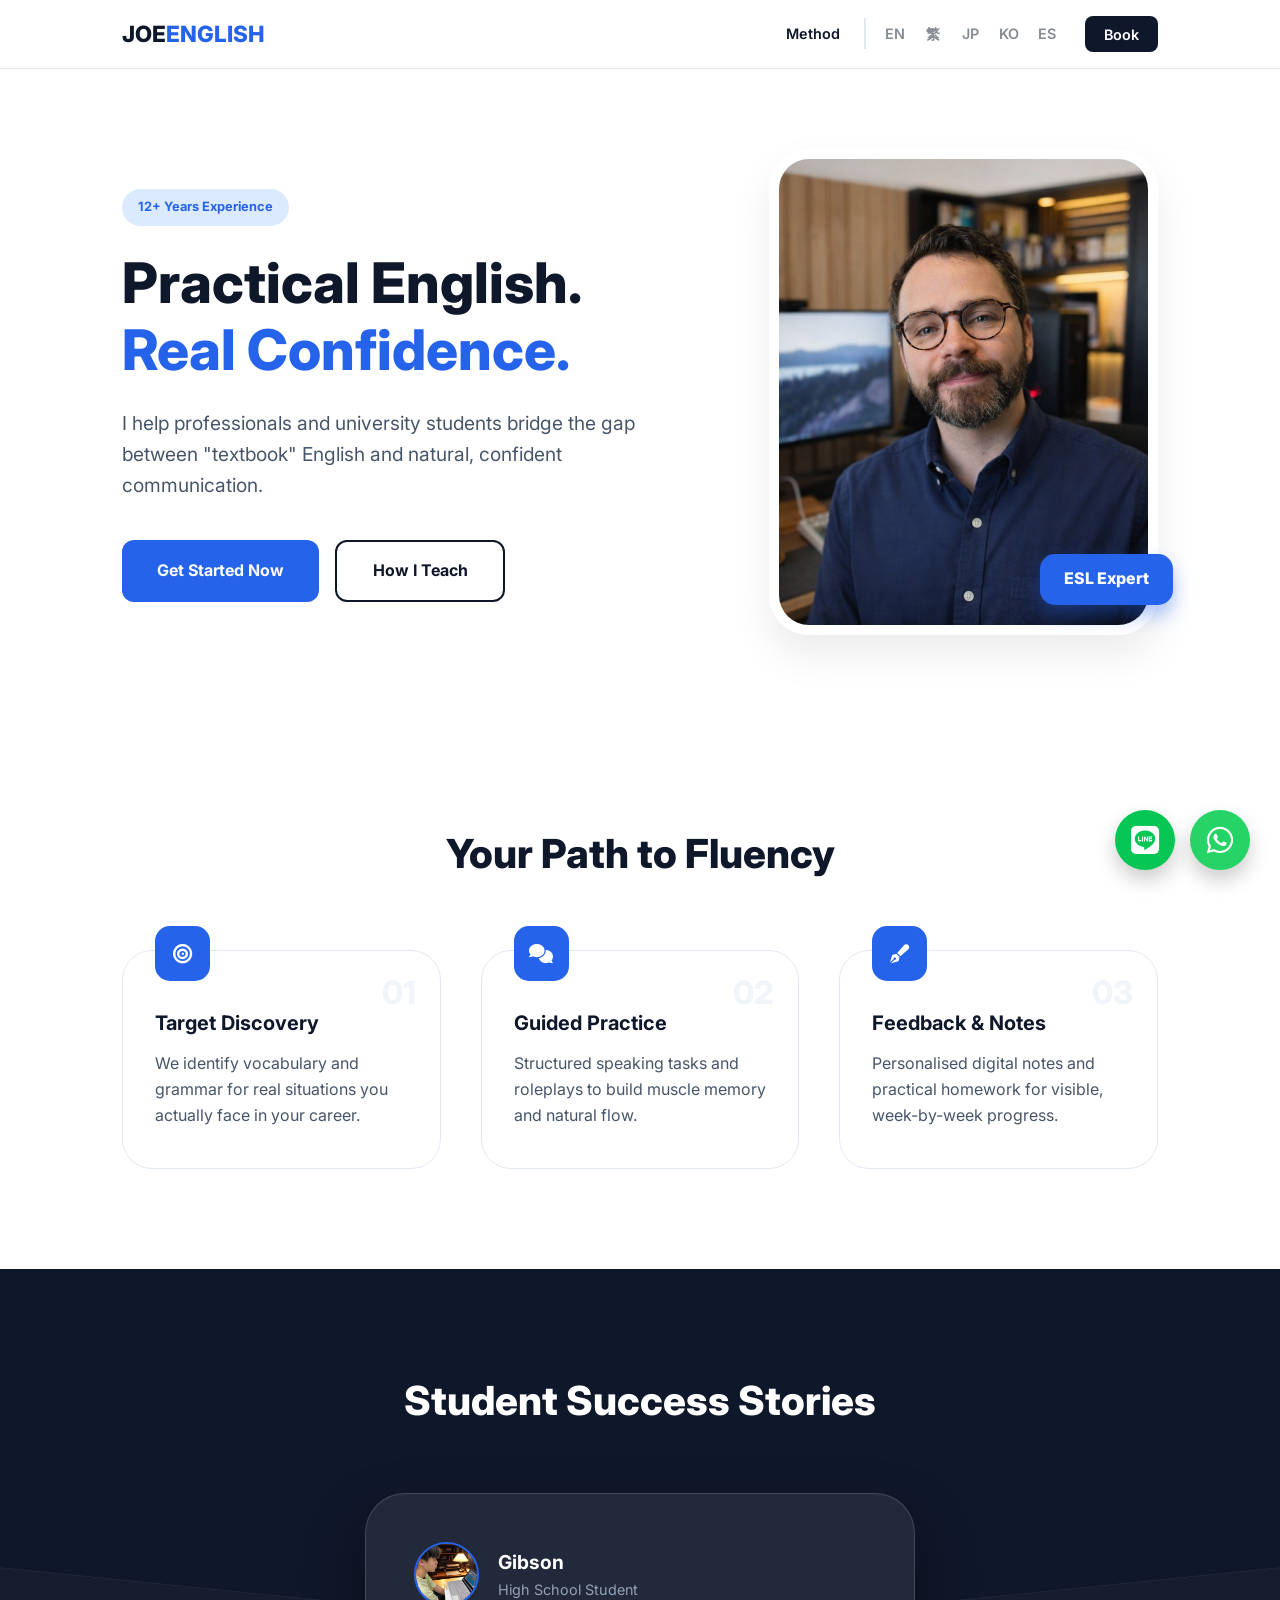
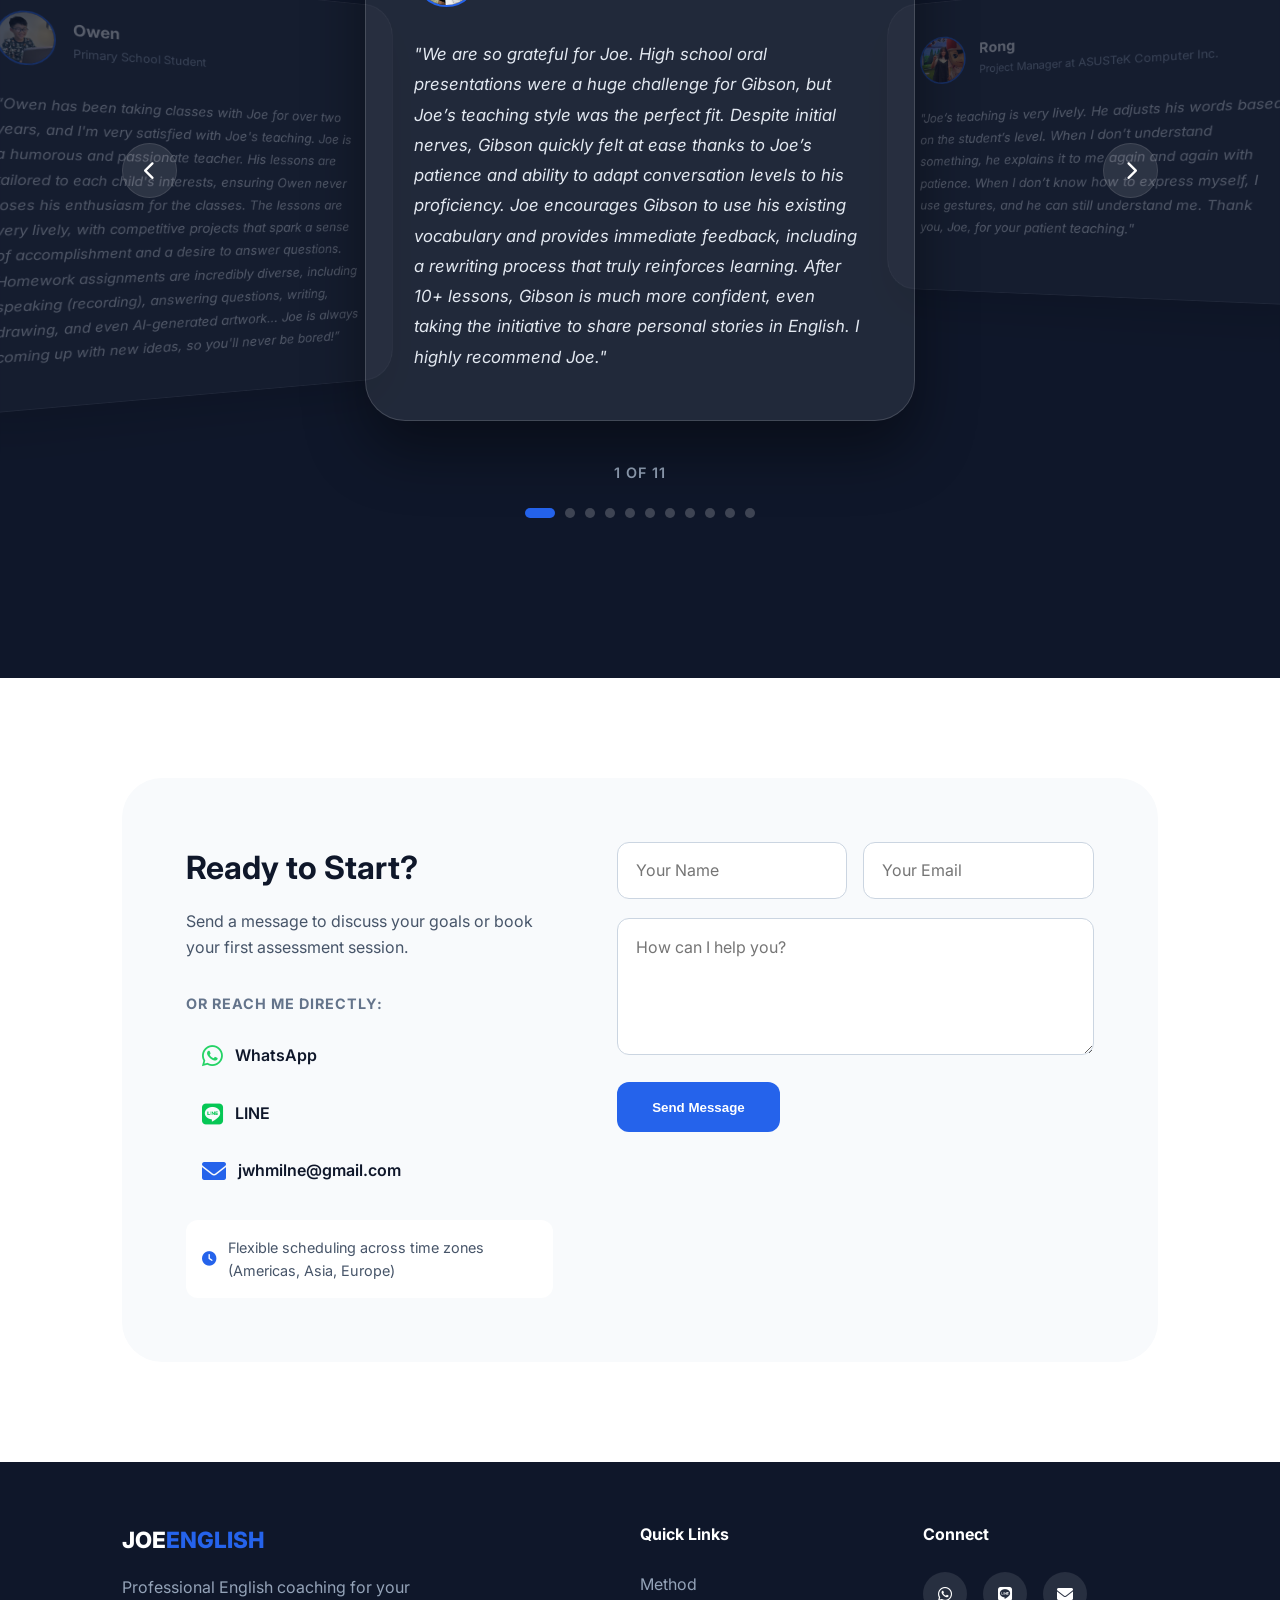
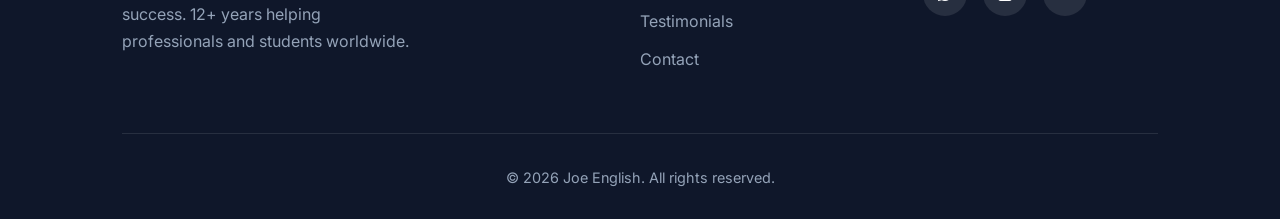
<file: index.html>
<!DOCTYPE html>
<html lang="en">
<head>
    <meta charset="UTF-8">
    <meta name="viewport" content="width=device-width, initial-scale=1.0">
    <title>Joe English | Professional English Coaching - 12+ Years Experience</title>
    
    <!-- SEO Meta Tags -->
    <meta name="description" content="Professional English coaching with 12+ years experience. Bridge the gap between textbook English and natural, confident communication. Online lessons for professionals and students worldwide.">
    <meta name="keywords" content="English teacher, ESL, online English lessons, professional English coaching, business English, English tutor, learn English online">
    <meta name="author" content="Joe English">
    <meta name="robots" content="index, follow">
    
    <!-- Open Graph / Facebook -->
    <meta property="og:type" content="website">
    <meta property="og:title" content="Joe English | Professional English Coaching">
    <meta property="og:description" content="Practical English. Real Confidence. 12+ years helping professionals and students communicate naturally.">
    <meta property="og:image" content="assets/images/joe-profile2.jpg">
    
    <!-- Twitter -->
    <meta name="twitter:card" content="summary_large_image">
    <meta name="twitter:title" content="Joe English | Professional English Coaching">
    <meta name="twitter:description" content="Practical English. Real Confidence. 12+ years helping professionals and students communicate naturally.">
    <meta name="twitter:image" content="assets/images/joe-profile2.jpg">
    
    <!-- Preconnect for Performance -->
    <link rel="preconnect" href="https://fonts.googleapis.com">
    <link rel="preconnect" href="https://fonts.gstatic.com" crossorigin>
    
    <!-- Fonts & Styles -->
    <link href="https://fonts.googleapis.com/css2?family=Inter:wght@300;400;600;800&display=swap" rel="stylesheet">
    <link rel="stylesheet" href="https://cdnjs.cloudflare.com/ajax/libs/animate.css/4.1.1/animate.min.css"/>
    <link rel="stylesheet" href="https://cdnjs.cloudflare.com/ajax/libs/font-awesome/6.0.0/css/all.min.css">
    <link rel="stylesheet" href="style.css">
    
    <!-- Schema.org Structured Data -->
    <script type="application/ld+json">
    {
        "@context": "https://schema.org",
        "@type": "EducationalOrganization",
        "name": "Joe English",
        "description": "Professional English coaching with 12+ years experience. Personalized online lessons for professionals and students worldwide.",
        "url": "https://joeenglish.com",
        "sameAs": [
            "https://wa.me/+51940780086",
            "https://line.me/ti/p/~jwhmilne"
        ],
        "contactPoint": {
            "@type": "ContactPoint",
            "telephone": "+51-940-780-086",
            "contactType": "customer service",
            "availableLanguage": ["English", "Spanish", "Chinese", "Japanese", "Korean"]
        },
        "areaServed": "Worldwide",
        "serviceType": "Online English Coaching"
    }
    </script>
</head>
<body>
    <!-- Skip Link for Accessibility -->
    <a href="#main-content" class="skip-link">Skip to main content</a>

    <nav class="navbar" role="navigation" aria-label="Main navigation">
    <div class="container nav-flex">
        <a href="#" class="logo" aria-label="Joe English - Home">JOE<span>ENGLISH</span></a>
        
        <!-- Hamburger Menu Button (Mobile) -->
        <button class="hamburger-btn" id="hamburgerBtn" aria-label="Toggle navigation menu" aria-expanded="false">
            <span class="hamburger-line"></span>
            <span class="hamburger-line"></span>
            <span class="hamburger-line"></span>
        </button>
        
        <div class="nav-menu" id="navMenu">
            <ul class="nav-links">
                <li><a href="#method">Method</a></li>
                <li class="lang-switcher" aria-label="Language selector">
                    <a href="javascript:void(0)" onclick="doGTranslate('en')" aria-label="English">EN</a>
                    <a href="javascript:void(0)" onclick="doGTranslate('zh-TW')" aria-label="Traditional Chinese">繁</a>
                    <a href="javascript:void(0)" onclick="doGTranslate('ja')" aria-label="Japanese">JP</a>
                    <a href="javascript:void(0)" onclick="doGTranslate('ko')" aria-label="Korean">KO</a>
                    <a href="javascript:void(0)" onclick="doGTranslate('es')" aria-label="Spanish">ES</a>
                </li>
                <li><a href="#contact" class="nav-cta">Book</a></li>
            </ul>
        </div>
    </div>
</nav>

    <header class="hero" id="main-content">
        <div class="container hero-grid">
            <div class="hero-content animate__animated animate__fadeInLeft">
                <span class="badge">12+ Years Experience</span>
                <h1>Practical English. <br><span class="accent">Real Confidence.</span></h1>
                <p class="hero-description">I help professionals and university students bridge the gap between "textbook" English and natural, confident communication.</p>
                <div class="hero-btns">
                    <a href="#contact" class="btn-main pulse">Get Started Now</a>
                    <a href="#method" class="btn-outline">How I Teach</a>
                </div>
            </div>
            <div class="hero-image animate__animated animate__fadeInRight">
                <div class="image-frame">
                    <div class="hero-img-wrapper">
                        <img src="assets/images/joe-profile2.jpg" alt="Joe - Professional English Teacher with 12+ years experience" loading="lazy" decoding="async">
                    </div>
                    <div class="floating-badge">ESL Expert</div>
                </div>
            </div>
        </div>
    </header>

    <section id="method" class="section">
        <div class="container">
            <h2 class="section-title">Your Path to Fluency</h2>
            <div class="method-grid">
                <div class="method-card">
                    <div class="method-icon" aria-hidden="true"><i class="fas fa-bullseye"></i></div>
                    <div class="step-num" aria-hidden="true">01</div>
                    <h3>Target Discovery</h3>
                    <p>We identify vocabulary and grammar for real situations you actually face in your career.</p>
                </div>
                <div class="method-card">
                    <div class="method-icon" aria-hidden="true"><i class="fas fa-comments"></i></div>
                    <div class="step-num" aria-hidden="true">02</div>
                    <h3>Guided Practice</h3>
                    <p>Structured speaking tasks and roleplays to build muscle memory and natural flow.</p>
                </div>
                <div class="method-card">
                    <div class="method-icon" aria-hidden="true"><i class="fas fa-pen-fancy"></i></div>
                    <div class="step-num" aria-hidden="true">03</div>
                    <h3>Feedback & Notes</h3>
                    <p>Personalised digital notes and practical homework for visible, week-by-week progress.</p>
                </div>
            </div>
        </div>
    </section>

    <section class="testimonials-orbit" id="testimonials">
        <div class="container">
            <h2 class="section-title" style="color: white; margin-bottom: 60px;">Student Success Stories</h2>
            
            <div class="orbit-container" id="orbitContainer" role="region" aria-label="Student testimonials carousel">
                <button id="orbitPrev" class="orbit-btn side-btn prev" aria-label="Previous testimonial"><i class="fas fa-chevron-left" aria-hidden="true"></i></button>
                <button id="orbitNext" class="orbit-btn side-btn next" aria-label="Next testimonial"><i class="fas fa-chevron-right" aria-hidden="true"></i></button>

                <div class="orbit-track" id="orbitTrack">

                    <div class="t-item">
                        <div class="t-card">
                            <div class="t-header">
                                <img src="assets/images/gibson-testimonial.jpg" alt="Gibson" class="t-avatar">
                                <div class="t-meta"><span>Gibson</span><small>High School Student</small></div>
                            </div>
                            <p class="t-text">"We are so grateful for Joe. High school oral presentations were a huge challenge for Gibson, but Joe’s teaching style was the perfect fit. Despite initial nerves, Gibson quickly felt at ease thanks to Joe’s patience and ability to adapt conversation levels to his proficiency. Joe encourages Gibson to use his existing vocabulary and provides immediate feedback, including a rewriting process that truly reinforces learning. After 10+ lessons, Gibson is much more confident, even taking the initiative to share personal stories in English. I highly recommend Joe."</p>
                        </div>
                    </div>

                    <div class="t-item">
                        <div class="t-card">
                            <div class="t-header">
                                <img src="assets/images/rong-testimonial.jpg" alt="Rong" class="t-avatar">
                                <div class="t-meta"><span>Rong</span><small>Project Manager at ASUSTeK Computer Inc.</small></div>
                            </div>
                            <p class="t-text">"Joe’s teaching is very lively. He adjusts his words based on the student’s level. When I don’t understand something, he explains it to me again and again with patience. When I don’t know how to express myself, I use gestures, and he can still understand me. Thank you, Joe, for your patient teaching."</p>
                        </div>
                    </div>

                    <div class="t-item">
                        <div class="t-card">
                            <div class="t-header">
                                <img src="assets/images/cherie-testimonial.jpg" alt="Cherie" class="t-avatar">
                                <div class="t-meta"><span>Cherie</span><small>Financial Controller at TW TMS Maersk Contract Logistics & Mum</small></div>
                            </div>
                            <p class="t-text">"I work in finance for a foreign company and use English regularly at work. Joe is a very dedicated and thoughtful teacher who always corrects my mistakes and helps me improve. My listening and speaking used to be my weak points, but now I can even understand English without subtitles. As a mother of a three-year-old, being able to take classes after 11 p.m. Taiwan time is very important to me, and Joe's flexible schedule makes this possible. Before an overseas business trip, he even gave me intensive practice on commonly used meeting expressions, which was incredibly helpful. If you're looking for a professional teacher whose methods actually bridge the gap between textbook learning and the real world, Joe is the one."</p>
                        </div>
                    </div>

                    <div class="t-item">
                        <div class="t-card">
                            <div class="t-header">
                                <img src="assets/images/arella-testimonial.jpg" alt="Arella" class="t-avatar">
                                <div class="t-meta"><span>Arella</span><small>Finance Manager at Fineforming Precision Metals Co., Ltd. & Mum</small></div>
                            </div>
                            <p class="t-text">"Joe is a fantastic teacher. When I first joined his class, he made me feel like an old friend immediately. I am deeply impressed by his enthusiasm and humor; he is always patient and encourages his students in all areas of life. He is incredibly generous with his time outside of class to help us practice our English. I especially enjoy his teaching style and his British accent. He is one of the most admirable people I have ever met."</p>
                        </div>
                    </div>

                    <div class="t-item">
                        <div class="t-card">
                            <div class="t-header">
                                <img src="assets/images/alfredo-testimonial.jpg" alt="Alfredo" class="t-avatar">
                                <div class="t-meta"><span>Alfredo</span><small>Software Engineer & Dad</small></div>
                            </div>
                            <p class="t-text">"I’m really proud to have an amazing teacher like Joe. Since I started my journey to learn and improve my English where I had different English teachers I haven’t found a good one yet until I met Joe. I had the opportunity to have some classes with him where I felt confident because his methodology help me to feel confidence and comfortable and our classes it was like a good friend’s conversation because he’s a great sense of humor and helps in every aspect or detail that you want to say or transmit in your sentences. Since the first class he focuses to help you to achieve your goals."</p>
                        </div>
                    </div>

                    <div class="t-item">
                        <div class="t-card">
                            <div class="t-header">
                                <img src="assets/images/michelle-testimonial.jpg" alt="Michelle" class="t-avatar">
                                <div class="t-meta"><span>Michelle</span><small>Retired Businesswoman & Mum</small></div>
                            </div>
                            <p class="t-text">"I'm very happy to learn English from Joe. I like his English pronunciation and his teaching style very much. He gave me a lot of help when it came to improving my English. He always makes learning intriguing for students. His classes are never dull or boring. Joe's patience and enthusiasm attracted me to continue to learn from him."</p>
                        </div>
                    </div>

                    <div class="t-item">
                        <div class="t-card">
                            <div class="t-header">
                                <img src="assets/images/emily-testimonial.jpg" alt="Emily" class="t-avatar">
                                <div class="t-meta"><span>Emily</span><small>General Manager at Beijing Zeyuan Investment Co., Ltd. & Mum</small></div>
                            </div>
                            <p class="t-text">"Joe is a very experienced English teacher who selects appropriate courses based on students' English levels. In China, I learned English in a way that left me speechless, without an English-speaking environment. I couldn't even have a simple conversation and was too timid to speak English. I believe many of you are like me. Joe encourages me and patiently teaches me pronunciation. Even though I'm in China, taking Joe's online English classes provides an English-speaking environment, and I've started to love English."</p>
                        </div>
                    </div>

                    <div class="t-item">
                        <div class="t-card">
                            <div class="t-header">
                                <img src="assets/images/angel-testimonial.jpg" alt="Angel" class="t-avatar">
                                <div class="t-meta"><span>Angel</span><small>Owner at Chic Beaute Nails Paris</small></div>
                            </div>
                            <p class="t-text">“I am very happy to be Joe's student. The teacher is sometimes very humorous in class, and sometimes very strict. He will patiently guide students to learn and think about problems. The teacher's lectures are organized and focused. The explanation of the key knowledge is very clear and easy to understand, which makes it easy for students to understand the knowledge. The passion of the teacher during the lecture will infect us, and the classroom atmosphere is very good. It made my English improve very quickly.”</p>
                        </div>
                    </div>

                    <div class="t-item">
                        <div class="t-card">
                            <div class="t-header">
                                <img src="assets/images/flavia-testimonial.jpg" alt="Flavia" class="t-avatar">
                                <div class="t-meta"><span>Flavia</span><small>Teacher</small></div>
                            </div>
                            <p class="t-text">“He's patient, encouraging and he made me feel like I could easily achieve my goals. He believes in his students’ abilities, that is a major confidence booster for anyone! He helps with any fears you may have, and provides a safe environment to practice the language. He's clear in his explanations and gives you many examples so you can understand better. Plus, his lessons are always fun and absorbing, so you can learn in a playful way as well. He’s an excellent teacher, and most importantly, a great person to learn from.”</p>
                        </div>
                    </div>

                    <div class="t-item">
                        <div class="t-card">
                            <div class="t-header">
                                <img src="assets/images/madya-testimonial.jpg" alt="Madya" class="t-avatar">
                                <div class="t-meta"><span>Madya</span><small>University Student</small></div>
                            </div>
                            <p class="t-text">“He's patient, encouraging and he made me feel like I could easily achieve my goals. He believes in his students’ abilities, that is a major confidence booster for anyone! He helps with any fears you may have, and provides a safe environment to practice the language. He's clear in his explanations and gives you many examples so you can understand better. Plus, his lessons are always fun and absorbing, so you can learn in a playful way as well. He’s an excellent teacher, and most importantly, a great person to learn from.”</p>
                        </div>
                    </div>

                    <div class="t-item">
                        <div class="t-card">
                            <div class="t-header">
                                <img src="assets/images/owen-testimonial.jpg" alt="Owen" class="t-avatar">
                                <div class="t-meta"><span>Owen</span><small>Primary School Student</small></div>
                            </div>
                            <p class="t-text">“Owen has been taking classes with Joe for over two years, and I'm very satisfied with Joe's teaching. Joe is a humorous and passionate teacher. His lessons are tailored to each child's interests, ensuring Owen never loses his enthusiasm for the classes. The lessons are very lively, with competitive projects that spark a sense of accomplishment and a desire to answer questions. Homework assignments are incredibly diverse, including speaking (recording), answering questions, writing, drawing, and even AI-generated artwork... Joe is always coming up with new ideas, so you'll never be bored!”</p>
                        </div>
                    </div>

                </div> 

                <div class="orbit-controls">
                    <div id="orbitCounter" class="orbit-counter">1 of 10</div>
                    <div class="orbit-dots" id="orbitDots"></div>
                </div>
            </div>
        </div>
    </section>

    <section id="contact" class="section">
        <div class="container">
            <div class="contact-wrapper">
                <div class="contact-info">
                    <h2>Ready to Start?</h2>
                    <p>Send a message to discuss your goals or book your first assessment session.</p>
                    
                    <!-- Direct Contact Channels -->
                    <div class="contact-channels">
                        <h4>Or reach me directly:</h4>
                        <a href="https://wa.me/+51940780086" class="contact-channel whatsapp" target="_blank" rel="noopener">
                            <i class="fab fa-whatsapp" aria-hidden="true"></i>
                            <span>WhatsApp</span>
                        </a>
                        <a href="https://line.me/ti/p/~jwhmilne" class="contact-channel line" target="_blank" rel="noopener">
                            <i class="fab fa-line" aria-hidden="true"></i>
                            <span>LINE</span>
                        </a>
                        <a href="mailto:jwhmilne@gmail.com" class="contact-channel email">
                            <i class="fas fa-envelope" aria-hidden="true"></i>
                            <span>jwhmilne@gmail.com</span>
                        </a>
                    </div>
                    
                    <!-- Availability Info -->
                    <div class="availability-info">
                        <i class="fas fa-clock" aria-hidden="true"></i>
                        <span>Flexible scheduling across time zones (Americas, Asia, Europe)</span>
                    </div>
                </div>
                
                <!-- Web3Forms - Replace YOUR_ACCESS_KEY with your actual key from web3forms.com -->
                <form action="https://api.web3forms.com/submit" method="POST" id="contactForm" class="contact-form">
                    <input type="hidden" name="access_key" value="YOUR_ACCESS_KEY_HERE">
                    <input type="hidden" name="subject" value="New inquiry from Joe English website">
                    <input type="hidden" name="redirect" value="thank-you.html">
                    <input type="hidden" name="from_name" value="Joe English Website">
                    <!-- Honeypot Spam Protection -->
                    <input type="checkbox" name="botcheck" class="hidden" style="display: none;">
                    
                    <div class="form-row">
                        <div class="form-group">
                            <label for="name" class="sr-only">Your Name</label>
                            <input type="text" id="name" name="name" placeholder="Your Name" required>
                        </div>
                        <div class="form-group">
                            <label for="email" class="sr-only">Your Email</label>
                            <input type="email" id="email" name="email" placeholder="Your Email" required>
                        </div>
                    </div>
                    <div class="form-group">
                        <label for="message" class="sr-only">Your Message</label>
                        <textarea id="message" name="message" placeholder="How can I help you?" rows="5" required></textarea>
                    </div>
                    <button type="submit" class="btn-main">
                        <span class="btn-text">Send Message</span>
                        <span class="btn-loading" style="display: none;">
                            <i class="fas fa-spinner fa-spin"></i> Sending...
                        </span>
                    </button>
                </form> 
            </div>
        </div>
    </section>

    <!-- Footer -->
    <footer class="footer">
        <div class="container">
            <div class="footer-content">
                <div class="footer-brand">
                    <a href="#" class="logo">JOE<span>ENGLISH</span></a>
                    <p>Professional English coaching for your success. 12+ years helping professionals and students worldwide.</p>
                </div>
                <div class="footer-links">
                    <h4>Quick Links</h4>
                    <ul>
                        <li><a href="#method">Method</a></li>
                        <li><a href="#testimonials">Testimonials</a></li>
                        <li><a href="#contact">Contact</a></li>
                    </ul>
                </div>
                <div class="footer-contact">
                    <h4>Connect</h4>
                    <div class="footer-social">
                        <a href="https://wa.me/+51940780086" target="_blank" rel="noopener" aria-label="Contact via WhatsApp">
                            <i class="fab fa-whatsapp" aria-hidden="true"></i>
                        </a>
                        <a href="https://line.me/ti/p/~jwhmilne" target="_blank" rel="noopener" aria-label="Contact via LINE">
                            <i class="fab fa-line" aria-hidden="true"></i>
                        </a>
                        <a href="mailto:jwhmilne@gmail.com" aria-label="Send email">
                            <i class="fas fa-envelope" aria-hidden="true"></i>
                        </a>
                    </div>
                </div>
            </div>
            <div class="footer-bottom">
                <p>&copy; 2026 Joe English. All rights reserved.</p>
            </div>
        </div>
    </footer>

    <!-- Floating Contact Buttons -->
    <a href="https://wa.me/+51940780086" class="float-btn whatsapp-float pulse" target="_blank" rel="noopener" aria-label="Contact via WhatsApp">
        <i class="fab fa-whatsapp" aria-hidden="true"></i>
    </a>

    <a href="https://line.me/ti/p/~jwhmilne" class="float-btn line-float pulse" target="_blank" rel="noopener" aria-label="Contact via LINE">
        <i class="fab fa-line" aria-hidden="true"></i>
    </a>

    <!-- Scroll to Top Button -->
    <button id="scrollTopBtn" class="scroll-top-btn" aria-label="Scroll to top">
        <i class="fas fa-chevron-up" aria-hidden="true"></i>
    </button>

    <div id="google_translate_element" style="display:none;"></div>

    <script type="text/javascript">
        function googleTranslateElementInit() {
            new google.translate.TranslateElement({
                pageLanguage: 'en',
                includedLanguages: 'en,es,zh-TW,ja,ko',
                autoDisplay: false
            }, 'google_translate_element');
        }
        function doGTranslate(lang) {
            var teCombo = document.querySelector('.goog-te-combo');
            if (teCombo) {
                teCombo.value = lang;
                teCombo.dispatchEvent(new Event('change'));
            }
        }
    </script>
    <script type="text/javascript" src="https://translate.google.com/translate_a/element.js?cb=googleTranslateElementInit"></script>
    <script src="script.js"></script>
</body>
</html>
</file>
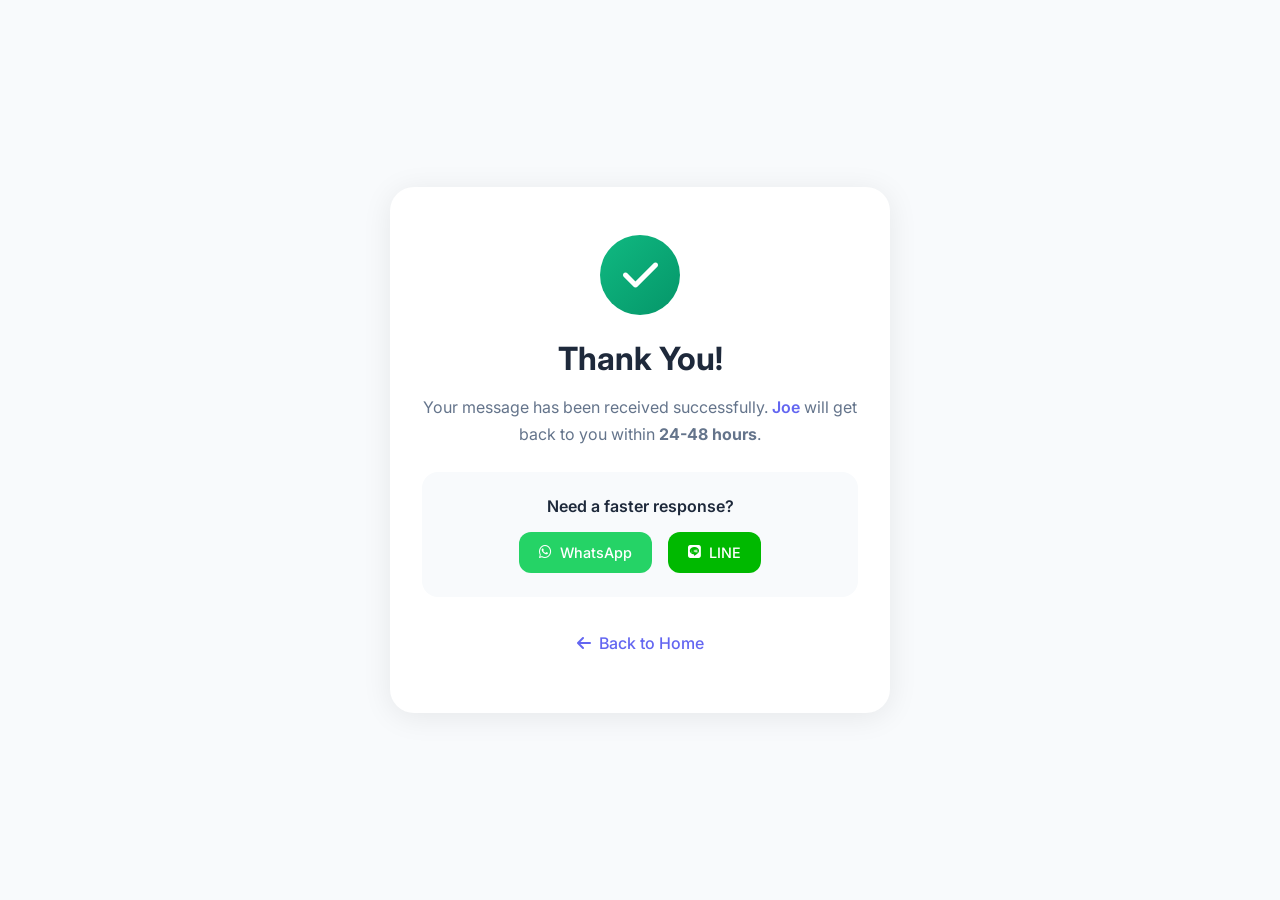
<file: thank-you.html>
<!DOCTYPE html>
<html lang="en">
<head>
    <meta charset="UTF-8">
    <meta name="viewport" content="width=device-width, initial-scale=1.0">
    <meta name="robots" content="noindex, nofollow">
    <title>Thank You - Joe English</title>
    
    <!-- Favicon -->
    <link rel="icon" type="image/x-icon" href="favicon.ico">
    
    <!-- Fonts -->
    <link rel="preconnect" href="https://fonts.googleapis.com">
    <link rel="preconnect" href="https://fonts.gstatic.com" crossorigin>
    <link href="https://fonts.googleapis.com/css2?family=Inter:wght@400;500;600;700;800&display=swap" rel="stylesheet">
    
    <!-- Font Awesome -->
    <link rel="stylesheet" href="https://cdnjs.cloudflare.com/ajax/libs/font-awesome/6.0.0/css/all.min.css">
    
    <style>
        :root {
            --primary: #6366f1;
            --primary-dark: #4f46e5;
            --text: #1e293b;
            --text-light: #64748b;
            --bg: #f8fafc;
            --white: #ffffff;
        }
        
        * {
            margin: 0;
            padding: 0;
            box-sizing: border-box;
        }
        
        body {
            font-family: 'Inter', sans-serif;
            background: var(--bg);
            color: var(--text);
            min-height: 100vh;
            display: flex;
            flex-direction: column;
            align-items: center;
            justify-content: center;
            padding: 2rem;
            text-align: center;
        }
        
        .thank-you-container {
            background: var(--white);
            padding: 3rem 2rem;
            border-radius: 1.5rem;
            box-shadow: 0 4px 30px rgba(0, 0, 0, 0.08);
            max-width: 500px;
            width: 100%;
        }
        
        .success-icon {
            width: 80px;
            height: 80px;
            background: linear-gradient(135deg, #10b981, #059669);
            border-radius: 50%;
            display: flex;
            align-items: center;
            justify-content: center;
            margin: 0 auto 1.5rem;
            animation: scaleIn 0.5s ease-out;
        }
        
        .success-icon i {
            font-size: 2.5rem;
            color: var(--white);
        }
        
        @keyframes scaleIn {
            0% {
                transform: scale(0);
                opacity: 0;
            }
            50% {
                transform: scale(1.1);
            }
            100% {
                transform: scale(1);
                opacity: 1;
            }
        }
        
        h1 {
            font-size: 2rem;
            font-weight: 700;
            margin-bottom: 1rem;
            color: var(--text);
        }
        
        p {
            color: var(--text-light);
            line-height: 1.7;
            margin-bottom: 1.5rem;
        }
        
        .highlight {
            color: var(--primary);
            font-weight: 600;
        }
        
        .contact-alternatives {
            background: var(--bg);
            padding: 1.5rem;
            border-radius: 1rem;
            margin: 1.5rem 0;
        }
        
        .contact-alternatives h2 {
            font-size: 1rem;
            font-weight: 600;
            margin-bottom: 1rem;
            color: var(--text);
        }
        
        .alt-buttons {
            display: flex;
            gap: 1rem;
            justify-content: center;
            flex-wrap: wrap;
        }
        
        .alt-btn {
            display: inline-flex;
            align-items: center;
            gap: 0.5rem;
            padding: 0.75rem 1.25rem;
            border-radius: 0.75rem;
            text-decoration: none;
            font-weight: 500;
            font-size: 0.9rem;
            transition: transform 0.2s, box-shadow 0.2s;
        }
        
        .alt-btn:hover {
            transform: translateY(-2px);
            box-shadow: 0 4px 12px rgba(0, 0, 0, 0.15);
        }
        
        .alt-btn.whatsapp {
            background: #25D366;
            color: var(--white);
        }
        
        .alt-btn.line {
            background: #00B900;
            color: var(--white);
        }
        
        .back-link {
            display: inline-flex;
            align-items: center;
            gap: 0.5rem;
            color: var(--primary);
            text-decoration: none;
            font-weight: 500;
            padding: 0.75rem 1.5rem;
            border-radius: 0.75rem;
            transition: background 0.2s;
        }
        
        .back-link:hover {
            background: rgba(99, 102, 241, 0.1);
        }
        
        .back-link i {
            transition: transform 0.2s;
        }
        
        .back-link:hover i {
            transform: translateX(-3px);
        }
        
        /* Responsive */
        @media (max-width: 480px) {
            .thank-you-container {
                padding: 2rem 1.5rem;
            }
            
            h1 {
                font-size: 1.5rem;
            }
            
            .alt-buttons {
                flex-direction: column;
            }
            
            .alt-btn {
                justify-content: center;
            }
        }
    </style>
</head>
<body>
    <main class="thank-you-container">
        <div class="success-icon">
            <i class="fas fa-check" aria-hidden="true"></i>
        </div>
        
        <h1>Thank You!</h1>
        
        <p>
            Your message has been received successfully. 
            <span class="highlight">Joe</span> will get back to you within 
            <strong>24-48 hours</strong>.
        </p>
        
        <div class="contact-alternatives">
            <h2>Need a faster response?</h2>
            <div class="alt-buttons">
                <a href="https://wa.me/51940780086" class="alt-btn whatsapp" target="_blank" rel="noopener noreferrer">
                    <i class="fab fa-whatsapp" aria-hidden="true"></i>
                    WhatsApp
                </a>
                <a href="https://line.me/ti/p/@jwhmilne" class="alt-btn line" target="_blank" rel="noopener noreferrer">
                    <i class="fab fa-line" aria-hidden="true"></i>
                    LINE
                </a>
            </div>
        </div>
        
        <a href="index.html" class="back-link">
            <i class="fas fa-arrow-left" aria-hidden="true"></i>
            Back to Home
        </a>
    </main>
</body>
</html>
</file>
<file: style.css>
/* ============================================
   JOE ENGLISH - PROFESSIONAL COACHING
   Stylesheet with full responsive support
   ============================================ */

/* --- CSS VARIABLES --- */
:root {
    /* Colors */
    --navy: #0f172a;
    --royal: #2563eb;
    --white: #ffffff;
    --bg-light: #f8fafc;
    --gray-100: #f1f5f9;
    --gray-200: #e2e8f0;
    --gray-400: #94a3b8;
    --gray-500: #64748b;
    --gray-600: #475569;
    --whatsapp: #25d366;
    --line: #06c755;
    
    /* Shadows */
    --shadow: 0 20px 40px rgba(0, 0, 0, 0.08);
    --shadow-lg: 0 30px 60px rgba(0, 0, 0, 0.12);
    
    /* Spacing */
    --spacing-xs: 0.25rem;
    --spacing-sm: 0.5rem;
    --spacing-md: 1rem;
    --spacing-lg: 2rem;
    --spacing-xl: 4rem;
    
    /* Border Radius */
    --radius-sm: 8px;
    --radius-md: 12px;
    --radius-lg: 20px;
    --radius-xl: 30px;
    --radius-2xl: 40px;
    --radius-full: 50%;
    
    /* Transitions */
    --transition-fast: 0.2s ease;
    --transition-base: 0.3s ease;
    --transition-slow: 0.6s cubic-bezier(0.4, 0, 0.2, 1);
}

/* --- RESET & BASE --- */
* { 
    margin: 0; 
    padding: 0; 
    box-sizing: border-box; 
    scroll-behavior: smooth; 
}

body { 
    font-family: 'Inter', sans-serif; 
    color: var(--navy); 
    line-height: 1.6; 
    top: 0 !important; 
}

.container { 
    max-width: 1100px; 
    margin: 0 auto; 
    padding: 0 2rem; 
}

/* Screen Reader Only */
.sr-only {
    position: absolute;
    width: 1px;
    height: 1px;
    padding: 0;
    margin: -1px;
    overflow: hidden;
    clip: rect(0, 0, 0, 0);
    white-space: nowrap;
    border: 0;
}

/* Skip Link for Accessibility */
.skip-link {
    position: absolute;
    top: -100%;
    left: 50%;
    transform: translateX(-50%);
    background: var(--royal);
    color: white;
    padding: 1rem 2rem;
    border-radius: var(--radius-md);
    z-index: 10000;
    transition: top var(--transition-fast);
    text-decoration: none;
    font-weight: 600;
}

.skip-link:focus {
    top: 10px;
}

/* --- FOCUS STATES (Accessibility) --- */
a:focus,
button:focus,
input:focus,
textarea:focus,
select:focus {
    outline: 3px solid var(--royal);
    outline-offset: 2px;
}

a:focus:not(:focus-visible),
button:focus:not(:focus-visible) {
    outline: none;
}

a:focus-visible,
button:focus-visible,
input:focus-visible,
textarea:focus-visible {
    outline: 3px solid var(--royal);
    outline-offset: 2px;
}

/* --- NAVBAR --- */
.navbar { 
    padding: 1rem 0; 
    background: var(--white); 
    border-bottom: 1px solid var(--gray-200); 
    position: sticky; 
    top: 0; 
    z-index: 1000; 
}

.nav-flex { 
    display: flex; 
    justify-content: space-between; 
    align-items: center; 
}

.logo { 
    font-weight: 800; 
    font-size: 1.4rem; 
    color: var(--navy); 
    text-decoration: none; 
}

.logo span { 
    color: var(--royal); 
}

.nav-links { 
    display: flex; 
    list-style: none; 
    gap: 1.5rem; 
    align-items: center; 
}

.nav-links a { 
    text-decoration: none; 
    color: var(--navy); 
    font-weight: 600; 
    font-size: 0.9rem;
    transition: color var(--transition-fast);
}

.nav-links a:hover {
    color: var(--royal);
}

.nav-cta { 
    background: var(--navy); 
    color: white !important; 
    padding: 0.6rem 1.2rem; 
    border-radius: var(--radius-sm); 
}

.nav-cta:hover {
    background: var(--royal);
}

/* Hamburger Menu */
.hamburger-btn {
    display: none;
    flex-direction: column;
    justify-content: center;
    align-items: center;
    width: 44px;
    height: 44px;
    background: transparent;
    border: none;
    cursor: pointer;
    padding: 0.5rem;
    z-index: 1001;
}

.hamburger-line {
    width: 24px;
    height: 3px;
    background: var(--navy);
    border-radius: 2px;
    transition: var(--transition-base);
    margin: 2px 0;
}

.hamburger-btn.active .hamburger-line:nth-child(1) {
    transform: rotate(45deg) translate(5px, 5px);
}

.hamburger-btn.active .hamburger-line:nth-child(2) {
    opacity: 0;
}

.hamburger-btn.active .hamburger-line:nth-child(3) {
    transform: rotate(-45deg) translate(5px, -5px);
}

/* Language Switcher */
.lang-switcher { 
    display: flex; 
    gap: 10px; 
    font-size: 0.8rem; 
    font-weight: 800; 
    border-left: 2px solid var(--gray-200); 
    padding-left: 15px; 
}

.lang-switcher a { 
    opacity: 0.5; 
    color: var(--navy); 
    text-decoration: none; 
    cursor: pointer;
    padding: 0.25rem;
    min-width: 28px;
    min-height: 28px;
    display: flex;
    align-items: center;
    justify-content: center;
}

.lang-switcher a:hover { 
    opacity: 1; 
    color: var(--royal); 
}

/* --- HERO SECTION --- */
.hero { 
    padding: 80px 0; 
}

.hero-grid { 
    display: grid; 
    grid-template-columns: 1.2fr 0.8fr; 
    gap: 4rem; 
    align-items: center; 
}

.hero h1 { 
    font-size: clamp(2.2rem, 5vw, 3.5rem); 
    line-height: 1.2; 
    font-weight: 800; 
    margin-bottom: 1.5rem; 
}

.hero-description { 
    font-size: clamp(1rem, 2vw, 1.2rem); 
    margin-bottom: 2.5rem; 
    color: var(--gray-600); 
}

.accent { 
    color: var(--royal); 
}

.badge { 
    background: #dbeafe; 
    color: var(--royal); 
    padding: 0.5rem 1rem; 
    border-radius: 50px; 
    font-weight: 700; 
    font-size: 0.8rem; 
    display: inline-block; 
    margin-bottom: 1.5rem; 
}

.hero-btns {
    display: flex;
    gap: 1rem;
    flex-wrap: wrap;
}

/* Hero Image */
.image-frame { 
    position: relative; 
    display: inline-block; 
    max-width: 450px; 
    width: 100%; 
}

.hero-img-wrapper { 
    width: 100%; 
    aspect-ratio: 4/5;
    max-height: 550px;
    border-radius: var(--radius-2xl); 
    overflow: hidden; 
    border: 10px solid white; 
    box-shadow: var(--shadow); 
}

.hero-img-wrapper img { 
    width: 100%; 
    height: 100%; 
    object-fit: cover; 
    object-position: center top; 
    display: block; 
}

.floating-badge { 
    position: absolute; 
    bottom: 30px; 
    right: -15px; 
    background: var(--royal); 
    color: white; 
    padding: 0.8rem 1.5rem; 
    border-radius: 15px; 
    font-weight: 800; 
    box-shadow: 0 10px 20px rgba(37, 99, 235, 0.4); 
    z-index: 10; 
}

/* --- BUTTONS --- */
.btn-main { 
    background: var(--royal); 
    color: white; 
    padding: 1.1rem 2.2rem; 
    border-radius: var(--radius-md); 
    text-decoration: none; 
    font-weight: 700; 
    border: none; 
    cursor: pointer; 
    transition: var(--transition-base);
    display: inline-flex;
    align-items: center;
    justify-content: center;
    gap: 0.5rem;
}

.btn-main:hover {
    background: #1d4ed8;
    transform: translateY(-2px);
}

.btn-outline { 
    border: 2px solid var(--navy); 
    color: var(--navy); 
    padding: 1rem 2.2rem; 
    border-radius: var(--radius-md); 
    text-decoration: none; 
    font-weight: 700; 
    transition: var(--transition-base);
    background: transparent;
}

.btn-outline:hover {
    background: var(--navy);
    color: white;
}

/* --- SECTIONS --- */
.section { 
    padding: 100px 0; 
}

.section-title { 
    text-align: center; 
    font-size: clamp(1.8rem, 4vw, 2.5rem); 
    margin-bottom: 4rem; 
    font-weight: 800; 
}

/* --- METHOD SECTION --- */
.method-grid { 
    display: grid; 
    grid-template-columns: repeat(3, 1fr); 
    gap: 2.5rem; 
}

.method-card { 
    background: white; 
    padding: 3.5rem 2rem 2.5rem; 
    border-radius: var(--radius-xl); 
    border: 1px solid var(--gray-200); 
    position: relative; 
    transition: var(--transition-base); 
}

.method-card:hover { 
    transform: translateY(-12px); 
    border-color: var(--royal); 
    box-shadow: var(--shadow); 
}

.method-icon { 
    width: 55px; 
    height: 55px; 
    background: var(--royal); 
    color: white; 
    border-radius: 15px; 
    display: flex; 
    align-items: center; 
    justify-content: center; 
    position: absolute; 
    top: -25px; 
    left: 2rem; 
    font-size: 1.2rem; 
}

.step-num { 
    position: absolute; 
    top: 1rem; 
    right: 1.5rem; 
    font-size: 2rem; 
    font-weight: 800; 
    color: var(--gray-100); 
}

.method-card h3 {
    margin-bottom: 0.75rem;
    font-size: 1.25rem;
}

.method-card p {
    color: var(--gray-600);
}

/* --- TESTIMONIALS ORBIT --- */
.testimonials-orbit { 
    background: var(--navy); 
    padding: 100px 0 160px 0; 
    color: white; 
    overflow: hidden;
}

.orbit-container { 
    position: relative; 
    width: 100%; 
    max-width: 1100px;
    margin: 0 auto;
    perspective: 1200px; 
    display: flex; 
    flex-direction: column;
    align-items: center; 
    cursor: grab;
    user-select: none;
}

.orbit-container:active { 
    cursor: grabbing; 
}

.orbit-track { 
    position: relative; 
    width: 100%; 
    display: flex;
    justify-content: center;
    transform-style: preserve-3d; 
    min-height: 520px; 
}

.t-item { 
    position: absolute; 
    width: min(550px, 90vw); 
    transition: all var(--transition-slow); 
    opacity: 0; 
    visibility: hidden;
    pointer-events: none; 
    z-index: 1;
    top: 0;
}

.t-item.active { 
    position: relative; 
    opacity: 1; 
    visibility: visible;
    transform: translate3d(0, 0, 0) scale(1); 
    z-index: 10; 
    pointer-events: auto; 
}

.t-item.prev { 
    opacity: 0.3; 
    visibility: visible;
    transform: translate3d(-105%, 30px, -350px) rotateY(35deg); 
    z-index: 5; 
}

.t-item.next { 
    opacity: 0.3; 
    visibility: visible;
    transform: translate3d(105%, 30px, -350px) rotateY(-35deg); 
    z-index: 5; 
}

.t-card { 
    background: rgba(255, 255, 255, 0.08); 
    backdrop-filter: blur(12px); 
    padding: 3rem; 
    border-radius: var(--radius-2xl); 
    border: 1px solid rgba(255, 255, 255, 0.15); 
    box-shadow: 0 30px 60px rgba(0, 0, 0, 0.4);
    width: 100%;
    min-height: 400px; 
    display: flex;
    flex-direction: column;
}

.t-header { 
    display: flex; 
    align-items: center; 
    gap: 1.2rem; 
    margin-bottom: 2rem; 
}

.t-avatar { 
    width: 65px; 
    height: 65px; 
    border-radius: var(--radius-full); 
    border: 2px solid var(--royal); 
    object-fit: cover; 
}

.t-meta span { 
    display: block; 
    font-weight: 700; 
    color: white; 
    font-size: 1.2rem; 
}

.t-meta small { 
    color: var(--gray-400); 
    font-size: 0.9rem; 
}

.t-text { 
    font-style: italic; 
    color: var(--gray-200); 
    line-height: 1.8; 
    font-size: 1.05rem; 
    position: relative;
}

.read-more-btn {
    display: block;
    color: var(--royal);
    cursor: pointer;
    font-weight: 700;
    margin-top: 10px;
    font-size: 0.9rem;
    text-transform: uppercase;
    transition: var(--transition-base);
}

.read-more-btn:hover { 
    color: white; 
    text-decoration: underline; 
}

/* Orbit Controls */
.orbit-btn { 
    background: rgba(255, 255, 255, 0.1); 
    border: 1px solid rgba(255, 255, 255, 0.1);
    color: white; 
    width: 55px; 
    height: 55px; 
    border-radius: var(--radius-full); 
    cursor: pointer; 
    transition: var(--transition-base); 
    font-size: 1.2rem;
    display: flex;
    align-items: center;
    justify-content: center;
}

.orbit-btn.side-btn {
    position: absolute;
    top: 40%;
    z-index: 100;
}

.orbit-btn.side-btn.prev { 
    left: 0; 
}

.orbit-btn.side-btn.next { 
    right: 0; 
}

.orbit-btn:hover { 
    background: var(--royal); 
    transform: scale(1.1); 
}

.orbit-controls { 
    margin-top: 40px; 
    display: flex; 
    flex-direction: column; 
    align-items: center; 
    gap: 1.5rem; 
}

.orbit-counter { 
    font-size: 0.9rem; 
    font-weight: 600; 
    color: var(--gray-400); 
    letter-spacing: 1px; 
    text-transform: uppercase; 
}

.orbit-dots { 
    display: flex; 
    gap: 10px; 
}

.dot { 
    width: 10px; 
    height: 10px; 
    background: rgba(255, 255, 255, 0.2); 
    border-radius: var(--radius-full); 
    cursor: pointer; 
    transition: var(--transition-base); 
}

.dot.active { 
    background: var(--royal); 
    width: 30px; 
    border-radius: 10px; 
}

/* --- CONTACT SECTION --- */
.contact-wrapper { 
    background: var(--bg-light); 
    padding: 4rem; 
    border-radius: var(--radius-2xl); 
    display: grid; 
    grid-template-columns: 1fr 1.3fr; 
    gap: 4rem; 
}

.contact-info h2 {
    font-size: 2rem;
    margin-bottom: 1rem;
}

.contact-info > p {
    color: var(--gray-600);
    margin-bottom: 2rem;
}

/* Contact Channels */
.contact-channels {
    margin-bottom: 1.5rem;
}

.contact-channels h4 {
    font-size: 0.9rem;
    color: var(--gray-500);
    margin-bottom: 1rem;
    text-transform: uppercase;
    letter-spacing: 1px;
}

.contact-channel {
    display: flex;
    align-items: center;
    gap: 0.75rem;
    padding: 0.75rem 1rem;
    border-radius: var(--radius-md);
    text-decoration: none;
    color: var(--navy);
    font-weight: 600;
    transition: var(--transition-base);
    margin-bottom: 0.5rem;
}

.contact-channel:hover {
    background: white;
    transform: translateX(5px);
}

.contact-channel i {
    font-size: 1.5rem;
}

.contact-channel.whatsapp i { color: var(--whatsapp); }
.contact-channel.line i { color: var(--line); }
.contact-channel.email i { color: var(--royal); }

/* Availability Info */
.availability-info {
    display: flex;
    align-items: center;
    gap: 0.75rem;
    padding: 1rem;
    background: white;
    border-radius: var(--radius-md);
    color: var(--gray-600);
    font-size: 0.9rem;
}

.availability-info i {
    color: var(--royal);
}

/* Contact Form */
.contact-form { 
    display: flex; 
    flex-direction: column; 
    gap: 1.2rem; 
}

.form-row { 
    display: grid; 
    grid-template-columns: 1fr 1fr; 
    gap: 1rem; 
}

.form-group {
    width: 100%;
}

.contact-form input, 
.contact-form textarea { 
    width: 100%; 
    padding: 1.1rem; 
    border: 1px solid #cbd5e1; 
    border-radius: var(--radius-md); 
    font-family: inherit;
    font-size: 1rem;
    transition: border-color var(--transition-fast);
}

.contact-form input:focus, 
.contact-form textarea:focus { 
    border-color: var(--royal);
}

.contact-form button {
    align-self: flex-start;
}

/* --- FLOATING BUTTONS (Consolidated DRY) --- */
.float-btn {
    position: fixed;
    bottom: 30px;
    width: 60px;
    height: 60px;
    border-radius: var(--radius-full);
    display: flex;
    align-items: center;
    justify-content: center;
    color: white !important;
    text-decoration: none !important;
    z-index: 2000;
    box-shadow: 0 10px 20px rgba(0, 0, 0, 0.2);
    border: none !important;
    transition: transform var(--transition-base), box-shadow var(--transition-base) !important;
}

.float-btn:hover {
    transform: scale(1.1) !important;
    box-shadow: 0 15px 30px rgba(0, 0, 0, 0.3);
}

.float-btn i {
    font-size: 30px;
    transition: transform var(--transition-base);
}

.whatsapp-float {
    right: 30px;
    background: var(--whatsapp);
}

.line-float {
    right: 105px;
    background: var(--line);
}

.line-float i {
    font-size: 32px;
}

/* Scroll to Top Button */
.scroll-top-btn {
    position: fixed;
    bottom: 100px;
    right: 30px;
    width: 50px;
    height: 50px;
    background: var(--navy);
    color: white;
    border: none;
    border-radius: var(--radius-full);
    cursor: pointer;
    display: flex;
    align-items: center;
    justify-content: center;
    font-size: 1.2rem;
    z-index: 1999;
    opacity: 0;
    visibility: hidden;
    transition: var(--transition-base);
    box-shadow: var(--shadow);
}

.scroll-top-btn.visible {
    opacity: 1;
    visibility: visible;
}

.scroll-top-btn:hover {
    background: var(--royal);
    transform: translateY(-3px);
}

/* --- FOOTER --- */
.footer {
    background: var(--navy);
    color: white;
    padding: 60px 0 30px;
}

.footer-content {
    display: grid;
    grid-template-columns: 2fr 1fr 1fr;
    gap: 3rem;
    margin-bottom: 3rem;
}

.footer-brand .logo {
    color: white;
    margin-bottom: 1rem;
    display: inline-block;
}

.footer-brand p {
    color: var(--gray-400);
    max-width: 300px;
    line-height: 1.7;
}

.footer-links h4,
.footer-contact h4 {
    font-size: 1rem;
    margin-bottom: 1.5rem;
    color: white;
}

.footer-links ul {
    list-style: none;
}

.footer-links li {
    margin-bottom: 0.75rem;
}

.footer-links a {
    color: var(--gray-400);
    text-decoration: none;
    transition: color var(--transition-fast);
}

.footer-links a:hover {
    color: var(--royal);
}

.footer-social {
    display: flex;
    gap: 1rem;
}

.footer-social a {
    width: 44px;
    height: 44px;
    background: rgba(255, 255, 255, 0.1);
    border-radius: var(--radius-full);
    display: flex;
    align-items: center;
    justify-content: center;
    color: white;
    text-decoration: none;
    transition: var(--transition-base);
}

.footer-social a:hover {
    background: var(--royal);
    transform: translateY(-3px);
}

.footer-bottom {
    border-top: 1px solid rgba(255, 255, 255, 0.1);
    padding-top: 2rem;
    text-align: center;
    color: var(--gray-400);
    font-size: 0.9rem;
}

/* --- RESPONSIVE BREAKPOINTS --- */

/* Tablets (max-width: 992px) */
@media (max-width: 992px) {
    .hero-grid { 
        grid-template-columns: 1fr; 
        text-align: center;
        gap: 3rem;
    }
    
    .hero { 
        padding: 60px 0; 
    }
    
    .hero-btns { 
        justify-content: center; 
    }
    
    .hero-image {
        order: -1;
    }
    
    .image-frame {
        max-width: 350px;
        margin: 0 auto;
    }
    
    .floating-badge {
        right: 10px;
    }
    
    .method-grid { 
        grid-template-columns: 1fr; 
        max-width: 500px;
        margin: 0 auto;
    }
    
    .method-card {
        padding: 3rem 2rem 2rem;
    }
    
    .section {
        padding: 70px 0;
    }
    
    .section-title {
        margin-bottom: 3rem;
    }
    
    .orbit-btn.side-btn { 
        display: none; 
    }
    
    .t-card {
        padding: 2rem;
        min-height: auto;
    }
    
    .orbit-track {
        min-height: 450px;
    }
    
    .contact-wrapper { 
        grid-template-columns: 1fr; 
        padding: 2.5rem;
        gap: 2.5rem;
    }
    
    .footer-content {
        grid-template-columns: 1fr 1fr;
        gap: 2rem;
    }
    
    .footer-brand {
        grid-column: 1 / -1;
    }
}

/* Mobile (max-width: 768px) */
@media (max-width: 768px) {
    .container { 
        padding: 0 1.5rem; 
    }
    
    /* Hamburger Menu */
    .hamburger-btn {
        display: flex;
    }
    
    .nav-menu {
        position: fixed;
        top: 0;
        right: -100%;
        width: 80%;
        max-width: 300px;
        height: 100vh;
        background: var(--white);
        padding: 5rem 2rem 2rem;
        box-shadow: var(--shadow-lg);
        transition: right var(--transition-base);
        z-index: 999;
    }
    
    .nav-menu.active {
        right: 0;
    }
    
    .nav-links {
        flex-direction: column;
        gap: 1.5rem;
        align-items: flex-start;
    }
    
    .nav-links li {
        width: 100%;
    }
    
    .nav-links a {
        font-size: 1.1rem;
        display: block;
        padding: 0.5rem 0;
    }
    
    .nav-cta {
        width: 100%;
        text-align: center;
        padding: 1rem;
    }
    
    .lang-switcher {
        border-left: none;
        border-top: 2px solid var(--gray-200);
        padding-left: 0;
        padding-top: 1rem;
        width: 100%;
        justify-content: flex-start;
    }
    
    /* Hero */
    .hero {
        padding: 40px 0;
    }
    
    .hero-img-wrapper {
        max-height: 400px;
    }
    
    /* Forms */
    .form-row { 
        grid-template-columns: 1fr; 
    }
    
    /* Testimonials */
    .testimonials-orbit {
        padding: 70px 0 120px;
    }
    
    .orbit-track {
        min-height: 400px;
    }
    
    .t-item.prev,
    .t-item.next {
        display: none;
    }
    
    /* Floating buttons */
    .float-btn {
        width: 55px;
        height: 55px;
    }
    
    .float-btn i {
        font-size: 26px;
    }
    
    .whatsapp-float {
        right: 20px;
        bottom: 20px;
    }
    
    .line-float {
        right: 85px;
        bottom: 20px;
    }
    
    .scroll-top-btn {
        bottom: 85px;
        right: 20px;
        width: 45px;
        height: 45px;
    }
    
    /* Footer */
    .footer-content {
        grid-template-columns: 1fr;
        text-align: center;
    }
    
    .footer-brand p {
        max-width: none;
    }
    
    .footer-social {
        justify-content: center;
    }
}

/* Small Mobile (max-width: 480px) */
@media (max-width: 480px) {
    .container { 
        padding: 0 1rem; 
    }
    
    .hero {
        padding: 30px 0;
    }
    
    .hero-img-wrapper {
        max-height: 350px;
        border-width: 6px;
        border-radius: var(--radius-xl);
    }
    
    .badge {
        font-size: 0.75rem;
        padding: 0.4rem 0.8rem;
    }
    
    .hero-btns {
        flex-direction: column;
        width: 100%;
    }
    
    .btn-main,
    .btn-outline {
        width: 100%;
        text-align: center;
        padding: 1rem;
    }
    
    .section {
        padding: 50px 0;
    }
    
    .method-card {
        padding: 2.5rem 1.5rem 1.5rem;
        border-radius: var(--radius-lg);
    }
    
    .t-item {
        width: 95%;
    }
    
    .t-card {
        padding: 1.5rem;
        border-radius: var(--radius-xl);
    }
    
    .t-text {
        font-size: 0.95rem;
    }
    
    .t-avatar {
        width: 55px;
        height: 55px;
    }
    
    .contact-wrapper {
        padding: 1.5rem;
        border-radius: var(--radius-xl);
    }
    
    .contact-info h2 {
        font-size: 1.5rem;
    }
    
    .contact-channel {
        padding: 0.6rem 0.8rem;
    }
    
    .contact-form input,
    .contact-form textarea {
        padding: 0.9rem;
    }
    
    .floating-badge {
        padding: 0.6rem 1rem;
        font-size: 0.9rem;
        right: 5px;
    }
    
    .footer {
        padding: 40px 0 20px;
    }
}

/* --- REDUCED MOTION --- */
@media (prefers-reduced-motion: reduce) {
    *,
    *::before,
    *::after {
        animation-duration: 0.01ms !important;
        animation-iteration-count: 1 !important;
        transition-duration: 0.01ms !important;
        scroll-behavior: auto !important;
    }
}

/* --- PRINT STYLES --- */
@media print {
    .navbar,
    .float-btn,
    .scroll-top-btn,
    .orbit-btn {
        display: none !important;
    }
    
    .hero-grid,
    .method-grid,
    .contact-wrapper {
        grid-template-columns: 1fr;
    }
}
</file>
